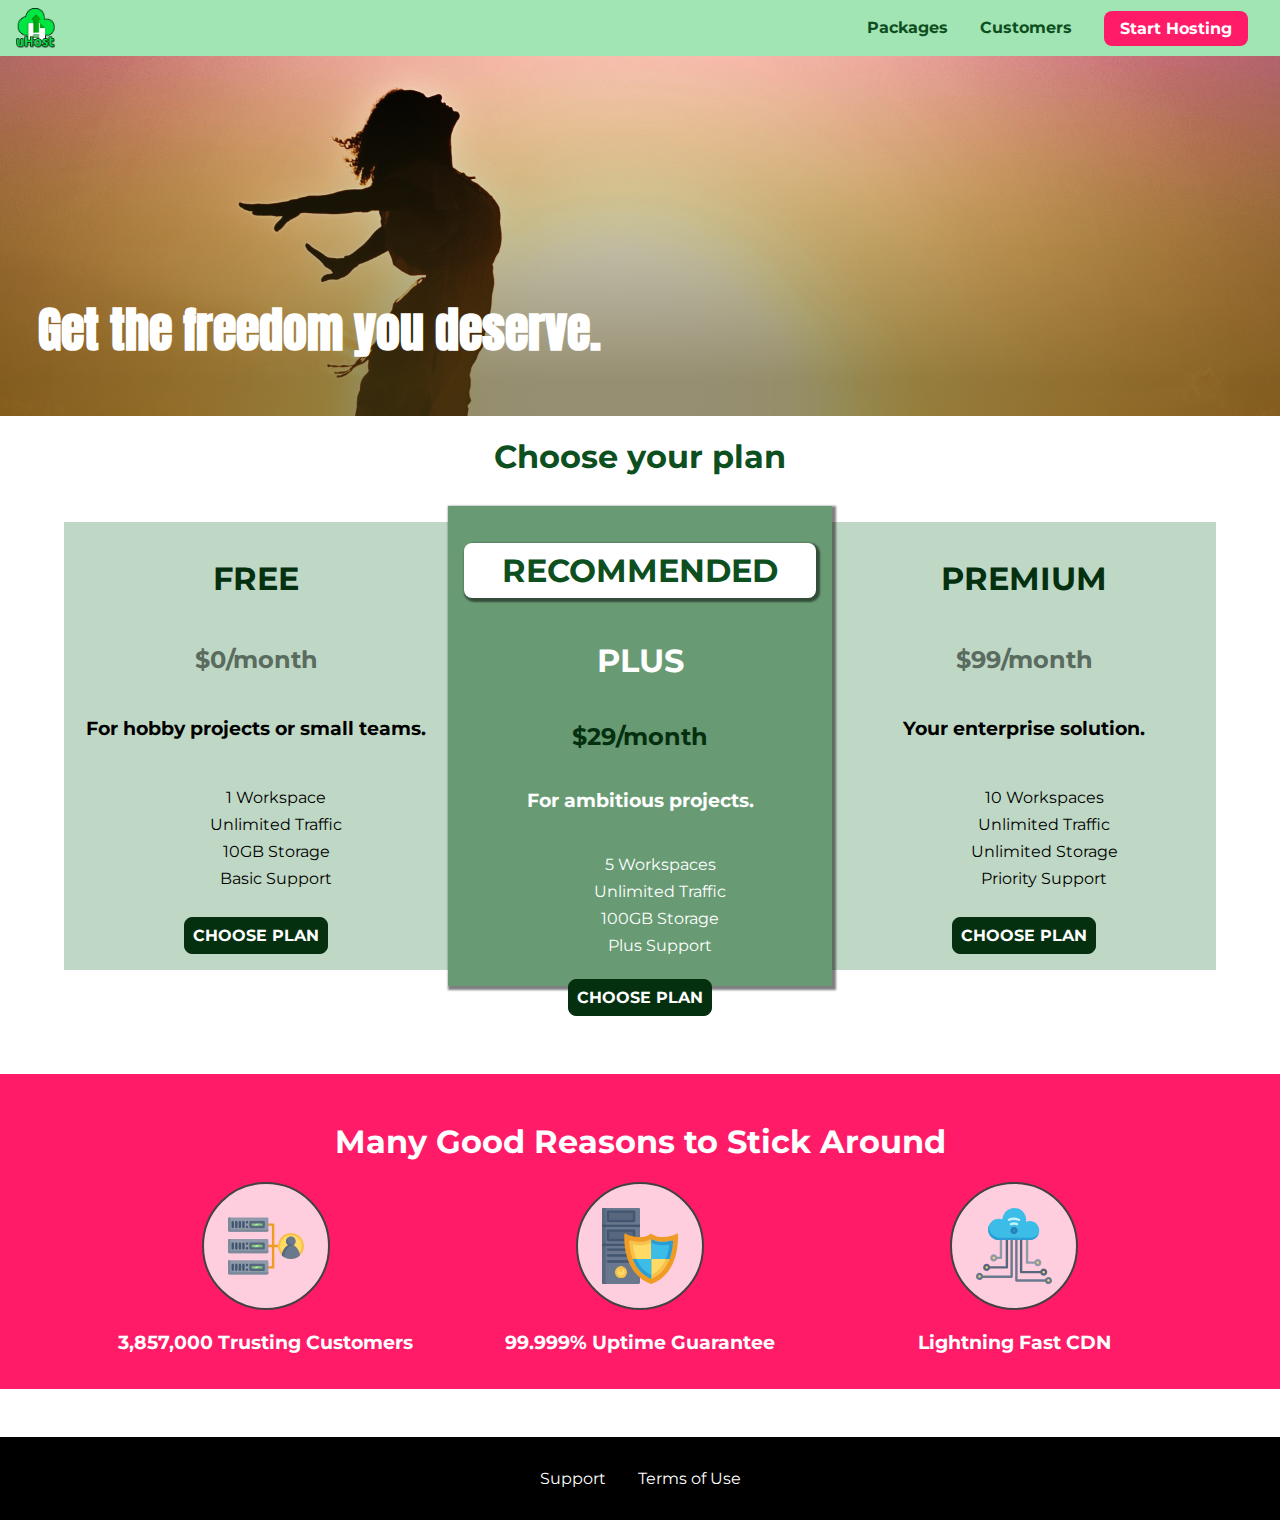
<file: index.html>
<!DOCTYPE html>
<html lang="en">
  <head>
    <meta charset="UTF-8" />
    <meta http-equiv="X-UA-Compatible" content="ie=edge" />
    <meta name="viewport" content="width=device-width, initial-scale=1.0" />
    <title>uHost</title>
    <link rel="shortcut icon" href="favicon.png" />
    <link rel="stylesheet" href="shared.css" />
    <link rel="stylesheet" href="main.css" />
  </head>

  <body>
    <div class="backdrop"></div>
    <div class="modal">
      <h1 class="modal__title">Do you want to continue?</h1>
      <div class="modal__actions">
        <a href="start-hosting/index.html" class="modal__action">Yes!</a>
        <button class="modal__action modal__action--negative" type="button">
          No!
        </button>
      </div>
    </div>
    <header class="main-header">
      <div>
        <button class="toggle-button">
          <span class="toggle-button__bar"></span>
          <span class="toggle-button__bar"></span>
          <span class="toggle-button__bar"></span>
        </button>
        <a href="index.html" class="main-header__brand">
          <img
            src="images/uhost-icon.png"
            alt="uHost - Your favourite hosting company"
          />
        </a>
      </div>
      <nav class="main-nav">
        <ul class="main-nav__items">
          <li class="main-nav__item">
            <a href="packages/index.html">Packages</a>
          </li>
          <li class="main-nav__item">
            <a href="customers/index.html">Customers</a>
          </li>
          <li class="main-nav__item main-nav__item--cta">
            <a href="start-hosting/index.html">Start Hosting</a>
          </li>
        </ul>
      </nav>
    </header>
    <nav class="mobile-nav">
      <ul class="mobile-nav__items">
        <li class="mobile-nav__item">
          <a href="packages/index.html">Packages</a>
        </li>
        <li class="mobile-nav__item">
          <a href="customers/index.html">Customers</a>
        </li>
        <li class="mobile-nav__item mobile-nav__item--cta">
          <a href="start-hosting/index.html">Start Hosting</a>
        </li>
      </ul>
    </nav>
    <main>
      <section id="product-overview">
        <h1>Get the freedom you deserve.</h1>
      </section>
      <section>
        <h1 class="section-title">Choose your plan</h1>
        <div class="plan__list">
          <article class="plan">
            <h1 class="plan__title">FREE</h1>
            <h2 class="plan__price">$0/month</h2>
            <h3>For hobby projects or small teams.</h3>
            <ul class="plan__features">
              <li class="plan__feature">1 Workspace</li>
              <li class="plan__feature">Unlimited Traffic</li>
              <li class="plan__feature">10GB Storage</li>
              <li class="plan__feature">Basic Support</li>
            </ul>
            <div>
              <button class="button">CHOOSE PLAN</button>
            </div>
          </article>
          <article class="plan plan--highlighted">
            <h1 class="plan__annotation">RECOMMENDED</h1>
            <h1 class="plan__title">PLUS</h1>
            <h2 class="plan__price">$29/month</h2>
            <h3>For ambitious projects.</h3>
            <ul class="plan__features">
              <li class="plan__feature">5 Workspaces</li>
              <li class="plan__feature">Unlimited Traffic</li>
              <li class="plan__feature">100GB Storage</li>
              <li class="plan__feature">Plus Support</li>
            </ul>
            <div>
              <button class="button">CHOOSE PLAN</button>
            </div>
          </article>
          <article class="plan">
            <h1 class="plan__title">PREMIUM</h1>
            <h2 class="plan__price">$99/month</h2>
            <h3>Your enterprise solution.</h3>
            <ul class="plan__features">
              <li class="plan__feature">10 Workspaces</li>
              <li class="plan__feature">Unlimited Traffic</li>
              <li class="plan__feature">Unlimited Storage</li>
              <li class="plan__feature">Priority Support</li>
            </ul>
            <div>
              <button class="button">CHOOSE PLAN</button>
            </div>
          </article>
        </div>
      </section>
      <section id="key-features">
        <h1 class="section-title">Many Good Reasons to Stick Around</h1>
        <ul class="key-feature__list">
          <li class="key-feature">
            <div class="key-feature__image">
              <svg viewBox="0 0 512 512">
                <path
                  style="fill: #f09b24"
                  d="M344,248h-32V112c0-4.418-3.582-8-8-8h-40c-4.418,0-8,3.582-8,8s3.582,8,8,8h32v128h-32  c-4.418,0-8,3.582-8,8s3.582,8,8,8h32v128h-32c-4.418,0-8,3.582-8,8s3.582,8,8,8h40c4.418,0,8-3.582,8-8V264h32c4.418,0,8-3.582,8-8  S348.418,248,344,248z"
                />
                <path
                  style="fill: #8e9aa9"
                  d="M264,64H8c-4.418,0-8,3.582-8,8v80c0,4.418,3.582,8,8,8h256c4.418,0,8-3.582,8-8V72  C272,67.582,268.418,64,264,64z"
                />
                <path
                  style="fill: #7c899b"
                  d="M24,144c-4.418,0-8-3.582-8-8V64H8c-4.418,0-8,3.582-8,8v80c0,4.418,3.582,8,8,8h256  c4.418,0,8-3.582,8-8v-8H24z"
                />
                <rect
                  x="152"
                  y="96"
                  style="fill: #b8e3a8"
                  width="88"
                  height="32"
                />
                <g>
                  <polygon
                    style="fill: #7ec97d"
                    points="152,96 152,128 166,128 198,96  "
                  />
                  <polygon
                    style="fill: #7ec97d"
                    points="220,96 188,128 240,128 240,96  "
                  />
                </g>
                <path
                  style="fill: #56677e"
                  d="M240,136h-88c-4.418,0-8-3.582-8-8V96c0-4.418,3.582-8,8-8h88c4.418,0,8,3.582,8,8v32  C248,132.418,244.418,136,240,136z M160,120h72v-16h-72V120z"
                />
                <g>
                  <path
                    style="fill: #435670"
                    d="M32,136c-4.418,0-8-3.582-8-8V96c0-4.418,3.582-8,8-8s8,3.582,8,8v32C40,132.418,36.418,136,32,136z   "
                  />
                  <path
                    style="fill: #435670"
                    d="M56,136c-4.418,0-8-3.582-8-8V96c0-4.418,3.582-8,8-8s8,3.582,8,8v32C64,132.418,60.418,136,56,136z   "
                  />
                  <path
                    style="fill: #435670"
                    d="M80,136c-4.418,0-8-3.582-8-8V96c0-4.418,3.582-8,8-8s8,3.582,8,8v32C88,132.418,84.418,136,80,136z   "
                  />
                  <path
                    style="fill: #435670"
                    d="M104,136c-4.418,0-8-3.582-8-8V96c0-4.418,3.582-8,8-8s8,3.582,8,8v32   C112,132.418,108.418,136,104,136z"
                  />
                  <path
                    style="fill: #435670"
                    d="M128,105c-4.418,0-8-3.582-8-8v-1c0-4.418,3.582-8,8-8s8,3.582,8,8v1   C136,101.418,132.418,105,128,105z"
                  />
                  <path
                    style="fill: #435670"
                    d="M128,136c-4.418,0-8-3.582-8-8v-1c0-4.418,3.582-8,8-8s8,3.582,8,8v1   C136,132.418,132.418,136,128,136z"
                  />
                </g>
                <path
                  style="fill: #8e9aa9"
                  d="M264,208H8c-4.418,0-8,3.582-8,8v80c0,4.418,3.582,8,8,8h256c4.418,0,8-3.582,8-8v-80  C272,211.582,268.418,208,264,208z"
                />
                <path
                  style="fill: #7c899b"
                  d="M24,288c-4.418,0-8-3.582-8-8v-72H8c-4.418,0-8,3.582-8,8v80c0,4.418,3.582,8,8,8h256  c4.418,0,8-3.582,8-8v-8H24z"
                />
                <rect
                  x="152"
                  y="240"
                  style="fill: #b8e3a8"
                  width="88"
                  height="32"
                />
                <g>
                  <polygon
                    style="fill: #7ec97d"
                    points="152,240 152,272 166,272 198,240  "
                  />
                  <polygon
                    style="fill: #7ec97d"
                    points="220,240 188,272 240,272 240,240  "
                  />
                </g>
                <path
                  style="fill: #56677e"
                  d="M240,280h-88c-4.418,0-8-3.582-8-8v-32c0-4.418,3.582-8,8-8h88c4.418,0,8,3.582,8,8v32  C248,276.418,244.418,280,240,280z M160,264h72v-16h-72V264z"
                />
                <g>
                  <path
                    style="fill: #435670"
                    d="M32,280c-4.418,0-8-3.582-8-8v-32c0-4.418,3.582-8,8-8s8,3.582,8,8v32C40,276.418,36.418,280,32,280   z"
                  />
                  <path
                    style="fill: #435670"
                    d="M56,280c-4.418,0-8-3.582-8-8v-32c0-4.418,3.582-8,8-8s8,3.582,8,8v32C64,276.418,60.418,280,56,280   z"
                  />
                  <path
                    style="fill: #435670"
                    d="M80,280c-4.418,0-8-3.582-8-8v-32c0-4.418,3.582-8,8-8s8,3.582,8,8v32C88,276.418,84.418,280,80,280   z"
                  />
                  <path
                    style="fill: #435670"
                    d="M104,280c-4.418,0-8-3.582-8-8v-32c0-4.418,3.582-8,8-8s8,3.582,8,8v32   C112,276.418,108.418,280,104,280z"
                  />
                  <path
                    style="fill: #435670"
                    d="M128,249c-4.418,0-8-3.582-8-8v-1c0-4.418,3.582-8,8-8s8,3.582,8,8v1   C136,245.418,132.418,249,128,249z"
                  />
                  <path
                    style="fill: #435670"
                    d="M128,280c-4.418,0-8-3.582-8-8v-1c0-4.418,3.582-8,8-8s8,3.582,8,8v1   C136,276.418,132.418,280,128,280z"
                  />
                </g>
                <path
                  style="fill: #8e9aa9"
                  d="M264,352H8c-4.418,0-8,3.582-8,8v80c0,4.418,3.582,8,8,8h256c4.418,0,8-3.582,8-8v-80  C272,355.582,268.418,352,264,352z"
                />
                <path
                  style="fill: #7c899b"
                  d="M24,432c-4.418,0-8-3.582-8-8v-72H8c-4.418,0-8,3.582-8,8v80c0,4.418,3.582,8,8,8h256  c4.418,0,8-3.582,8-8v-8H24z"
                />
                <rect
                  x="152"
                  y="384"
                  style="fill: #b8e3a8"
                  width="88"
                  height="32"
                />
                <g>
                  <polygon
                    style="fill: #7ec97d"
                    points="152,384 152,416 166,416 198,384  "
                  />
                  <polygon
                    style="fill: #7ec97d"
                    points="220,384 188,416 240,416 240,384  "
                  />
                </g>
                <path
                  style="fill: #56677e"
                  d="M240,424h-88c-4.418,0-8-3.582-8-8v-32c0-4.418,3.582-8,8-8h88c4.418,0,8,3.582,8,8v32  C248,420.418,244.418,424,240,424z M160,408h72v-16h-72V408z"
                />
                <g>
                  <path
                    style="fill: #435670"
                    d="M32,424c-4.418,0-8-3.582-8-8v-32c0-4.418,3.582-8,8-8s8,3.582,8,8v32C40,420.418,36.418,424,32,424   z"
                  />
                  <path
                    style="fill: #435670"
                    d="M56,424c-4.418,0-8-3.582-8-8v-32c0-4.418,3.582-8,8-8s8,3.582,8,8v32C64,420.418,60.418,424,56,424   z"
                  />
                  <path
                    style="fill: #435670"
                    d="M80,424c-4.418,0-8-3.582-8-8v-32c0-4.418,3.582-8,8-8s8,3.582,8,8v32C88,420.418,84.418,424,80,424   z"
                  />
                  <path
                    style="fill: #435670"
                    d="M104,424c-4.418,0-8-3.582-8-8v-32c0-4.418,3.582-8,8-8s8,3.582,8,8v32   C112,420.418,108.418,424,104,424z"
                  />
                  <path
                    style="fill: #435670"
                    d="M128,393c-4.418,0-8-3.582-8-8v-1c0-4.418,3.582-8,8-8s8,3.582,8,8v1   C136,389.418,132.418,393,128,393z"
                  />
                  <path
                    style="fill: #435670"
                    d="M128,424c-4.418,0-8-3.582-8-8v-1c0-4.418,3.582-8,8-8s8,3.582,8,8v1   C136,420.418,132.418,424,128,424z"
                  />
                </g>
                <path
                  style="fill: #f7c14d"
                  d="M424,168c-48.523,0-88,39.477-88,88s39.477,88,88,88s88-39.477,88-88S472.523,168,424,168z"
                />
                <path
                  style="fill: #ffdb66"
                  d="M424,184c-39.701,0-72,32.299-72,72s32.299,72,72,72s72-32.299,72-72S463.701,184,424,184z"
                />
                <path
                  style="fill: #69788d"
                  d="M484.893,314.16C476.393,274.588,451.922,248,424,248s-52.393,26.588-60.893,66.16  c-0.605,2.82,0.354,5.749,2.511,7.664C381.731,336.124,402.465,344,424,344s42.269-7.876,58.381-22.176  C484.539,319.909,485.498,316.98,484.893,314.16z"
                />
                <path
                  style="fill: #56677e"
                  d="M434.053,249.171C430.768,248.403,427.411,248,424,248c-27.922,0-52.393,26.588-60.893,66.16  c-0.605,2.82,0.354,5.749,2.511,7.664c3.383,3.002,6.979,5.703,10.734,8.125C384.904,286.243,407.373,255.378,434.053,249.171z"
                />
                <path
                  style="fill: #69788d"
                  d="M424,192c-17.645,0-32,14.355-32,32s14.355,32,32,32s32-14.355,32-32S441.645,192,424,192z"
                />
                <path
                  style="fill: #56677e"
                  d="M432,248c-17.645,0-32-14.355-32-32c0-6.783,2.128-13.076,5.742-18.258  C397.444,203.53,392,213.138,392,224c0,17.645,14.355,32,32,32c10.862,0,20.471-5.444,26.258-13.742  C445.076,245.872,438.783,248,432,248z"
                />
              </svg>
            </div>
            <p class="key-feature__description">3,857,000 Trusting Customers</p>
          </li>
          <li class="key-feature">
            <div class="key-feature__image">
              <svg viewBox="0 0 512 512">
                <path
                  style="fill: #69788d"
                  d="M248,0H8C3.582,0,0,3.582,0,8v496c0,4.418,3.582,8,8,8h240c4.418,0,8-3.582,8-8V8  C256,3.582,252.418,0,248,0z"
                />
                <path
                  style="fill: #56677e"
                  d="M24,504V8c0-4.418,3.582-8,8-8H8C3.582,0,0,3.582,0,8v496c0,4.418,3.582,8,8,8h24  C27.582,512,24,508.418,24,504z"
                />
                <g>
                  <rect
                    x="0"
                    y="112"
                    style="fill: #435670"
                    width="256"
                    height="16"
                  />
                  <rect
                    x="0"
                    y="240"
                    style="fill: #435670"
                    width="256"
                    height="16"
                  />
                </g>
                <path
                  style="fill: #f7c14d"
                  d="M128,392c-22.056,0-40,17.944-40,40s17.944,40,40,40s40-17.944,40-40S150.056,392,128,392z"
                />
                <path
                  style="fill: #ffdb66"
                  d="M128,408c-13.233,0-24,10.767-24,24s10.767,24,24,24s24-10.767,24-24S141.233,408,128,408z"
                />
                <path
                  style="fill: #f7c14d"
                  d="M128,392c-2.739,0-5.414,0.278-8,0.805V424c0,4.418,3.582,8,8,8c4.418,0,8-3.582,8-8v-31.195  C133.414,392.278,130.739,392,128,392z"
                />
                <g>
                  <path
                    style="fill: #435670"
                    d="M216,288H40c-4.418,0-8-3.582-8-8s3.582-8,8-8h176c4.418,0,8,3.582,8,8S220.418,288,216,288z"
                  />
                  <path
                    style="fill: #435670"
                    d="M216,328H40c-4.418,0-8-3.582-8-8s3.582-8,8-8h176c4.418,0,8,3.582,8,8S220.418,328,216,328z"
                  />
                  <path
                    style="fill: #435670"
                    d="M216,368H40c-4.418,0-8-3.582-8-8s3.582-8,8-8h176c4.418,0,8,3.582,8,8S220.418,368,216,368z"
                  />
                  <path
                    style="fill: #435670"
                    d="M216,16H40c-4.418,0-8,3.582-8,8v64c0,4.418,3.582,8,8,8h176c4.418,0,8-3.582,8-8V24   C224,19.582,220.418,16,216,16z"
                  />
                </g>
                <rect
                  x="48"
                  y="32"
                  style="fill: #56677e"
                  width="160"
                  height="48"
                />
                <path
                  style="fill: #435670"
                  d="M216,144H40c-4.418,0-8,3.582-8,8v64c0,4.418,3.582,8,8,8h176c4.418,0,8-3.582,8-8v-64  C224,147.582,220.418,144,216,144z"
                />
                <rect
                  x="48"
                  y="160"
                  style="fill: #56677e"
                  width="160"
                  height="48"
                />
                <path
                  style="fill: #f09b24"
                  d="M511.747,180.237c-0.194-6.537-8.107-10.107-13.135-5.894c-5.6,4.693-42.904,21.282-98.514,21.282  c-33.45,0-64.625-20.999-64.929-21.206c-2.9-1.991-6.764-1.85-9.512,0.346c-2.677,2.135-27.201,20.86-63.793,20.86  c-55.607,0-92.914-16.589-98.515-21.282c-5.028-4.211-12.941-0.645-13.135,5.894c-1.634,54.834,4.655,105.941,18.693,151.903  c12.096,39.604,29.759,74.047,52.497,102.373c27.538,34.304,62.743,59.882,104.66,76.045c3.069,1.918,6.757,1.921,9.83,0  c41.917-16.163,77.122-41.741,104.66-76.045c22.738-28.326,40.401-62.77,52.497-102.373  C507.092,286.179,513.381,235.071,511.747,180.237z"
                />
                <path
                  style="fill: #f7c14d"
                  d="M476.21,221.226c-1.953-1.631-4.568-2.235-7.036-1.628c-21.686,5.327-44.926,8.028-69.075,8.028  c-25.926,0-49.633-8.975-64.955-16.504c-2.307-1.134-5.016-1.091-7.284,0.116c-14.059,7.477-36.919,16.388-65.994,16.388  c-24.153,0-47.394-2.701-69.075-8.028c-5.155-1.268-10.221,2.966-9.894,8.261c2.077,33.693,7.668,65.635,16.616,94.935  c22.774,74.565,66.139,126.334,128.888,153.868c2.032,0.891,4.397,0.891,6.43,0c61.777-27.107,104.716-78.876,127.62-153.868  c8.948-29.3,14.539-61.241,16.616-94.935C479.224,225.319,478.163,222.856,476.21,221.226z"
                />
                <path
                  style="fill: #ffdb66"
                  d="M331.609,451.727c-52.604-25.289-89.304-70.987-109.144-135.944  c-6.532-21.39-11.162-44.336-13.82-68.447c17.133,2.852,34.952,4.291,53.22,4.291c29.394,0,53.376-7.793,69.978-15.561  c17.44,7.736,41.656,15.561,68.256,15.561c18.267,0,36.085-1.439,53.219-4.291c-2.659,24.112-7.288,47.06-13.82,68.448  C419.545,381.108,383.27,426.805,331.609,451.727z"
                />
                <g>
                  <path
                    style="fill: #2c9dd4"
                    d="M479.066,227.858c0.157-2.539-0.903-5.002-2.856-6.633s-4.568-2.235-7.036-1.628   c-21.686,5.327-44.926,8.028-69.075,8.028c-25.926,0-49.633-8.975-64.955-16.504c-1.057-0.52-2.2-0.78-3.345-0.806l-0.072,133.351   h123.601c2.556-6.746,4.933-13.702,7.123-20.874C471.398,293.493,476.989,261.552,479.066,227.858z"
                  />
                  <path
                    style="fill: #2c9dd4"
                    d="M206.658,343.667c24.153,63.42,65.028,108.108,121.743,132.995c1.031,0.452,2.147,0.673,3.263,0.666   l0.063-133.661H206.658z"
                  />
                </g>
                <g>
                  <path
                    style="fill: #3cbde8"
                    d="M439.497,315.783c6.532-21.389,11.161-44.336,13.82-68.448c-17.134,2.852-34.952,4.291-53.219,4.291   c-26.6,0-50.815-7.824-68.256-15.561l-0.116,107.601h97.758C433.179,334.807,436.524,325.518,439.497,315.783z"
                  />
                  <path
                    style="fill: #3cbde8"
                    d="M232.523,343.667c21.144,50.298,54.363,86.56,99.087,108.06l0.117-108.06H232.523z"
                  />
                </g>
              </svg>
            </div>
            <p class="key-feature__description">99.999% Uptime Guarantee</p>
          </li>
          <li class="key-feature">
            <div class="key-feature__image">
              <svg viewBox="0 0 512 512">
                <path
                  style="fill: #8e9aa9"
                  d="M168,200c-4.418,0-8,3.582-8,8v120h-17.376c-3.302-9.311-12.194-16-22.624-16  c-13.234,0-24,10.767-24,24s10.766,24,24,24c10.429,0,19.321-6.689,22.624-16H168c4.418,0,8-3.582,8-8V208  C176,203.582,172.418,200,168,200z"
                />
                <path
                  style="fill: #ffdb66"
                  d="M120,328c-4.411,0-8,3.589-8,8s3.589,8,8,8s8-3.589,8-8S124.411,328,120,328z"
                />
                <path
                  style="fill: #56677e"
                  d="M208,200c-4.418,0-8,3.582-8,8v184H94.624C91.322,382.689,82.43,376,72,376  c-13.234,0-24,10.767-24,24s10.766,24,24,24c10.429,0,19.321-6.689,22.624-16H208c4.418,0,8-3.582,8-8V208  C216,203.582,212.418,200,208,200z"
                />
                <path
                  style="fill: #ffdb66"
                  d="M72,392c-4.411,0-8,3.589-8,8s3.589,8,8,8s8-3.589,8-8S76.411,392,72,392z"
                />
                <path
                  style="fill: #69788d"
                  d="M240,208c-4.418,0-8,3.582-8,8v239H47.24c-2.671-10.34-12.078-18-23.24-18c-13.234,0-24,10.767-24,24  s10.766,24,24,24c9.666,0,18.009-5.747,21.809-14H240c4.418,0,8-3.582,8-8V216C248,211.582,244.418,208,240,208z"
                />
                <path
                  style="fill: #ffdb66"
                  d="M24,453c-4.411,0-8,3.589-8,8s3.589,8,8,8s8-3.589,8-8S28.411,453,24,453z"
                />
                <path
                  style="fill: #69788d"
                  d="M488,464c-10.429,0-19.321,6.689-22.624,16H280V208c0-4.418-3.582-8-8-8s-8,3.582-8,8v280  c0,4.418,3.582,8,8,8h193.376c3.302,9.311,12.194,16,22.624,16c13.234,0,24-10.767,24-24S501.234,464,488,464z"
                />
                <path
                  style="fill: #ffdb66"
                  d="M488,480c-4.411,0-8,3.589-8,8s3.589,8,8,8s8-3.589,8-8S492.411,480,488,480z"
                />
                <path
                  style="fill: #56677e"
                  d="M456,408c-10.429,0-19.321,6.689-22.624,16H312V208c0-4.418-3.582-8-8-8s-8,3.582-8,8v224  c0,4.418,3.582,8,8,8h129.376c3.302,9.311,12.194,16,22.624,16c13.234,0,24-10.767,24-24S469.234,408,456,408z"
                />
                <path
                  style="fill: #ffdb66"
                  d="M456,424c-4.411,0-8,3.589-8,8s3.589,8,8,8s8-3.589,8-8S460.411,424,456,424z"
                />
                <path
                  style="fill: #8e9aa9"
                  d="M416,344c-10.429,0-19.321,6.689-22.624,16H352V208c0-4.418-3.582-8-8-8s-8,3.582-8,8v160  c0,4.418,3.582,8,8,8h49.376c3.302,9.311,12.194,16,22.624,16c13.234,0,24-10.767,24-24S429.234,344,416,344z"
                />
                <path
                  style="fill: #ffdb66"
                  d="M416,360c-4.411,0-8,3.589-8,8s3.589,8,8,8s8-3.589,8-8S420.411,360,416,360z"
                />
                <path
                  style="fill: #3cbde8"
                  d="M362,88c-8.741,0-17.231,1.751-25.06,5.085C337.646,88.797,338,84.43,338,80  c0-44.112-35.888-80-80-80c-42.823,0-77.895,33.816-79.909,76.149C170.393,73.415,162.244,72,154,72c-39.701,0-72,32.299-72,72  s32.299,72,72,72h208c35.29,0,64-28.71,64-64S397.29,88,362,88z"
                />
                <path
                  style="fill: #2c9dd4"
                  d="M368,200H160c-39.701,0-72-32.299-72-72c0-5.863,0.721-11.559,2.05-17.019  C84.918,120.88,82,132.102,82,144c0,39.701,32.299,72,72,72h208c30.389,0,55.88-21.296,62.379-49.743  C413.565,186.327,392.352,200,368,200z"
                />
                <path
                  style="fill: #2a7db5"
                  d="M256,128c-13.234,0-24,10.767-24,24s10.766,24,24,24c13.233,0,24-10.767,24-24S269.233,128,256,128z"
                />
                <path
                  style="fill: #2c9dd4"
                  d="M256,144c-4.411,0-8,3.589-8,8s3.589,8,8,8c4.411,0,8-3.589,8-8S260.411,144,256,144z"
                />
                <g>
                  <path
                    style="fill: #c5f1fa"
                    d="M221.755,87.695c-2.994,0-5.864-1.688-7.233-4.572c-1.894-3.991-0.194-8.763,3.798-10.657   C230.157,66.849,242.834,64,256,64c13.166,0,25.844,2.849,37.68,8.466c3.992,1.895,5.692,6.666,3.798,10.657   s-6.666,5.692-10.657,3.798C277.144,82.328,266.774,80,256,80c-10.774,0-21.144,2.328-30.821,6.921   C224.072,87.446,222.904,87.695,221.755,87.695z"
                  />
                  <path
                    style="fill: #c5f1fa"
                    d="M276.545,116.618c-1.148,0-2.316-0.249-3.424-0.774C267.745,113.293,261.985,112,256,112   c-5.985,0-11.745,1.293-17.121,3.844c-3.991,1.895-8.763,0.192-10.657-3.798c-1.894-3.992-0.193-8.764,3.798-10.657   C239.557,97.813,247.625,96,256,96c8.376,0,16.444,1.813,23.98,5.389c3.991,1.894,5.692,6.665,3.798,10.657   C282.41,114.93,279.539,116.618,276.545,116.618z"
                  />
                </g>
              </svg>
            </div>
            <p class="key-feature__description">Lightning Fast CDN</p>
          </li>
        </ul>
      </section>
    </main>
    <footer class="main-footer">
      <nav>
        <ul class="main-footer__links">
          <li class="main-footer__link">
            <a href="#">Support</a>
          </li>
          <li class="main-footer__link">
            <a href="#">Terms of Use</a>
          </li>
        </ul>
      </nav>
    </footer>
    <script src="shared.js"></script>
  </body>
</html>
</file>
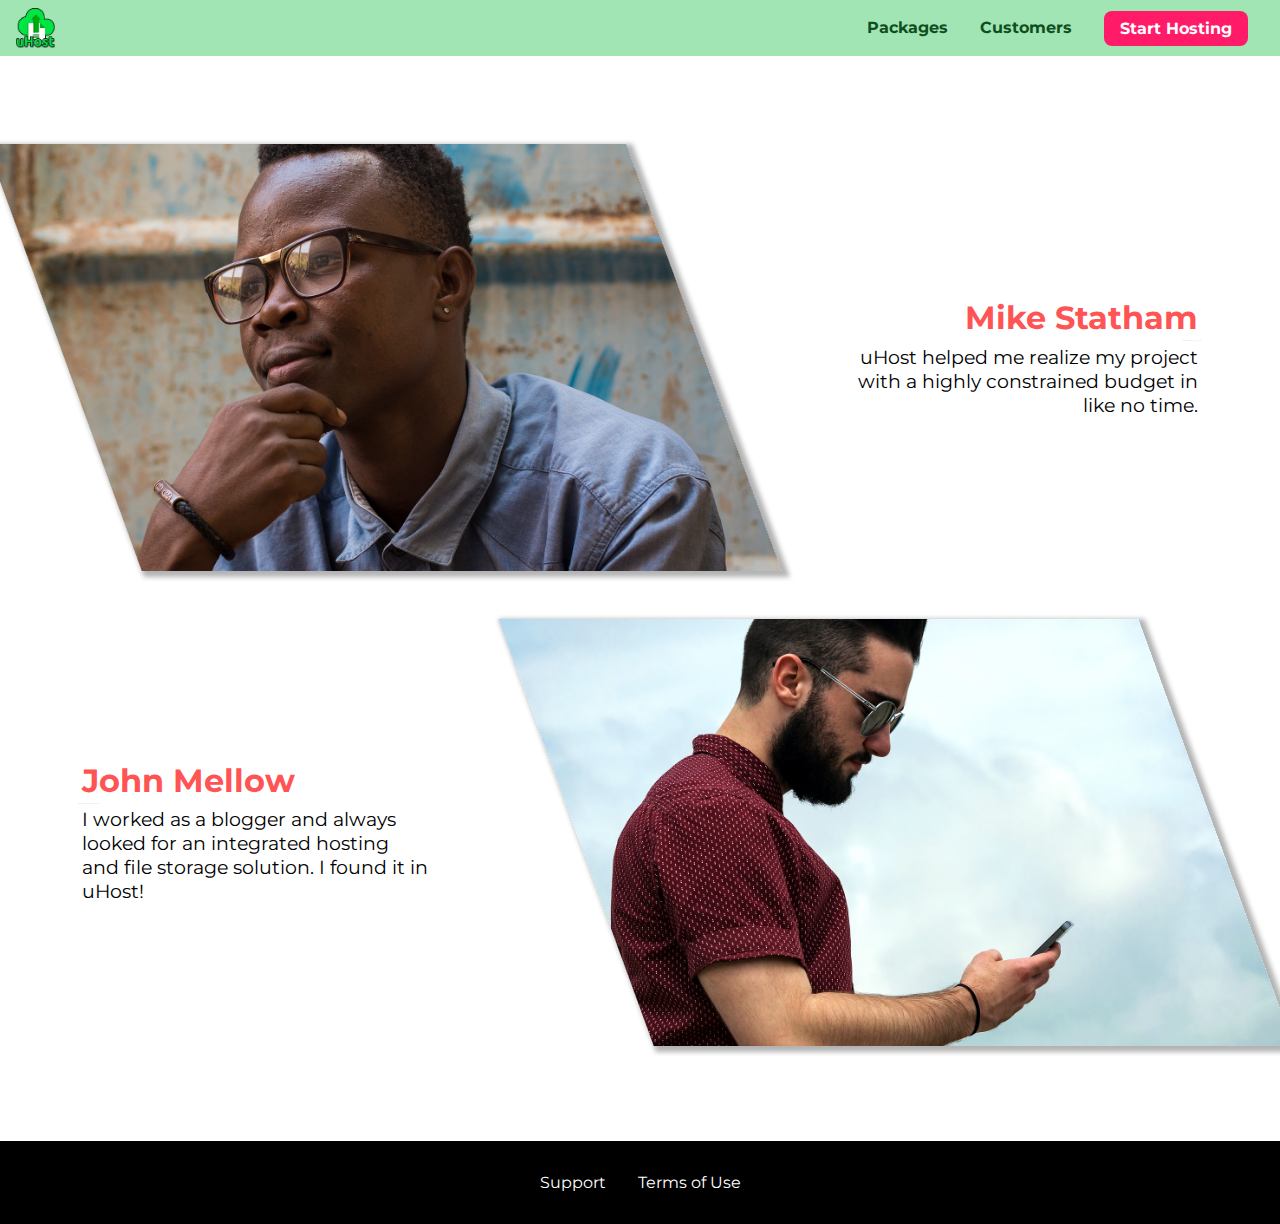
<file: customers/index.html>
<!DOCTYPE html>
<html lang="en">

<head>
    <meta charset="UTF-8">
    <meta name="viewport" content="width=device-width, initial-scale=1.0">
    <meta http-equiv="X-UA-Compatible" content="ie=edge">
    <title>uHost Customers</title>
    <link rel="shortcut icon" href="../favicon.png">
    <link rel="stylesheet" href="../shared.css">
    <link rel="stylesheet" href="customers.css">
</head>

<body>
    <div class="backdrop"></div>
    <header class="main-header">
        <div>
            <button class="toggle-button">
                <span class="toggle-button__bar"></span>
                <span class="toggle-button__bar"></span>
                <span class="toggle-button__bar"></span>
              </button>
          <a href="../index.html" class="main-header__brand"> 
            <img src="../images/uhost-icon.png" alt="uHost - Your favourite hosting company"> </a>
        </div>
        <nav class="main-nav">
          <ul class="main-nav__items">
            <li class="main-nav__item">
              <a href="../packages/index.html">Packages</a>
            </li>
            <li class="main-nav__item">
              <a href="index.html">Customers</a>
            </li>
            <li class="main-nav__item main-nav__item--cta">
              <a href="../start-hosting/index.html">Start Hosting</a>
            </li>
          </ul>
        </nav>
      </header>
      <nav class="mobile-nav">
        <ul class="mobile-nav__items">
          <li class="mobile-nav__item">
            <a href="index.html">Packages</a>
          </li>
          <li class="mobile-nav__item">
            <a href="../customers/index.html">Customers</a>
          </li>
          <li class="mobile-nav__item mobile-nav__item--cta">
            <a href="../start-hosting/index.html">Start Hosting</a>
          </li>
        </ul>
      </nav>
    <main>
        <div>
            <div class="testimonial" id="customer-1">
                <div class="testimonial__image-container">
                    <img src="../images/customer-1.jpg" alt="Mike Statham - Customer" class="testimonial__image">
                </div>
                <div class="testimonial__info">
                    <h1 class="testimonial__name">Mike Statham</h1>
                    <h2 class="testimonial__subtitle">Founder of
                        <a href="tech-analysis.com">tech-analysis.com</a>
                    </h2>
                    <p class="testimonial__text">uHost helped me realize my project with a highly constrained budget in like no time.</p>
                </div>
            </div>
            <div class="testimonial" id="customer-2">

                <div class="testimonial__info">
                    <h1 class="testimonial__name">John Mellow</h1>
                    <h2 class="testimonial__subtitle">Hosts his private videos on uHost.
                    </h2>
                    <p class="testimonial__text">I worked as a blogger and always looked for an integrated hosting and file storage solution. I found
                        it in uHost!
                    </p>
                </div>
                <div class="testimonial__image-container">
                    <img src="../images/customer-2.jpg" alt="John Mellow - Customer" class="testimonial__image">
                </div>
            </div>
        </div>
    </main>
    <footer class="main-footer">
        <nav>
            <ul class="main-footer__links">
                <li class="main-footer__link">
                    <a href="#">Support</a>
                </li>
                <li class="main-footer__link">
                    <a href="#">Terms of Use</a>
                </li>
            </ul>
        </nav>
    </footer>
    <script src="../shared.js"></script>
</body>

</html>
</file>
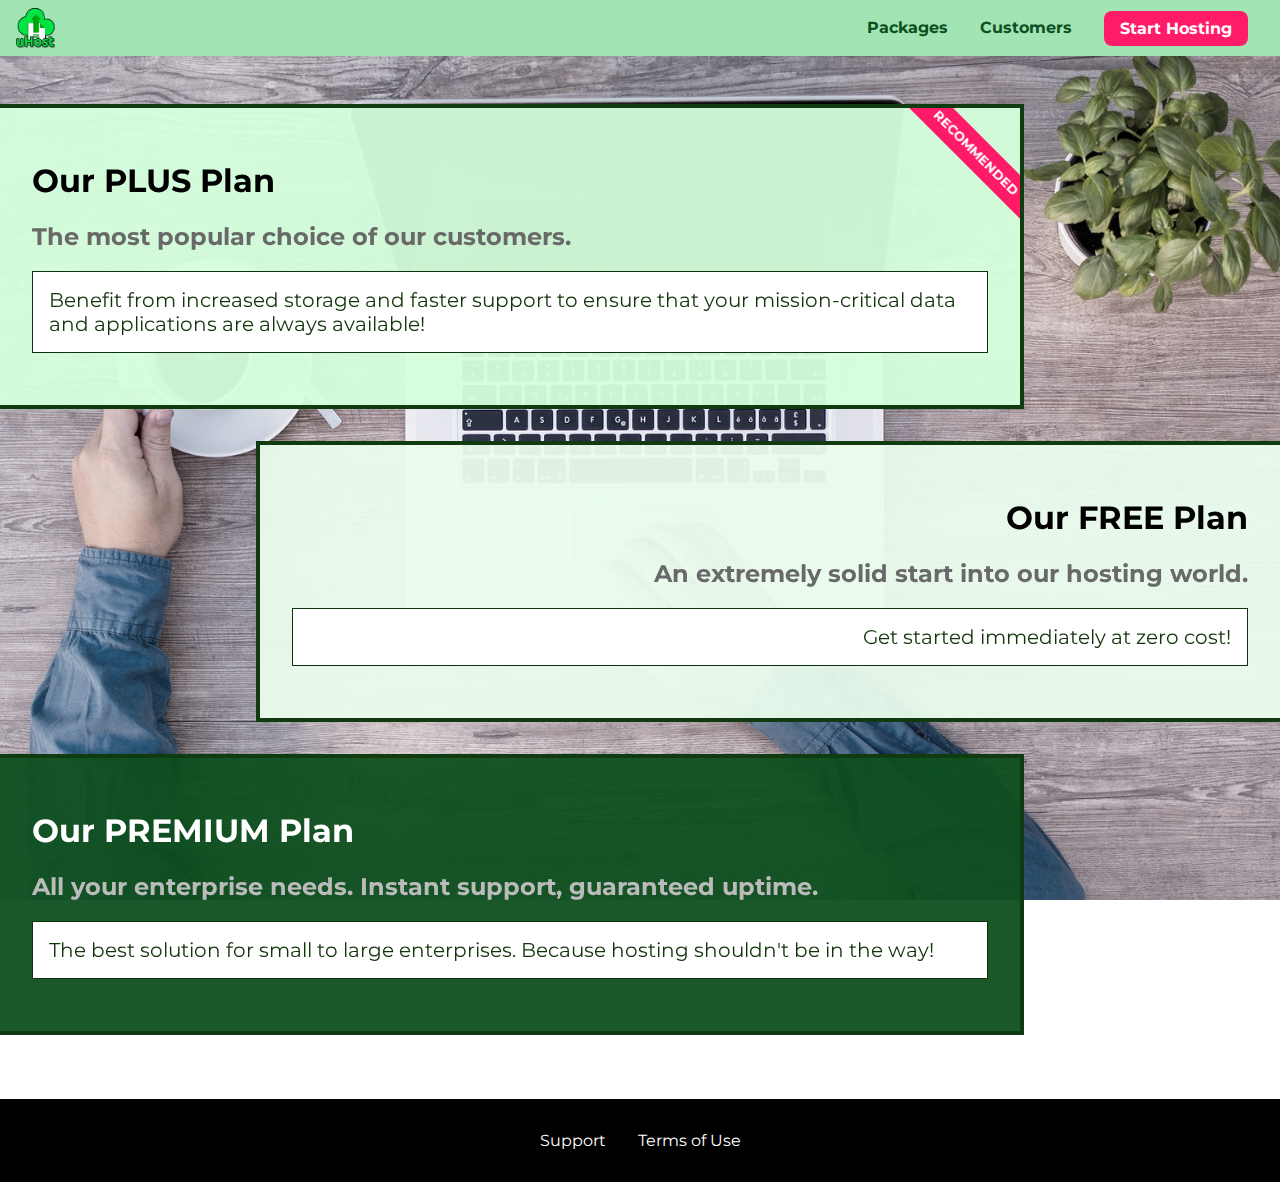
<file: packages/index.html>
<!DOCTYPE html>
<html lang="en">
  <head>
    <meta charset="UTF-8" />
    <meta http-equiv="X-UA-Compatible" content="ie=edge" />
    <meta name="viewport" content="width=device-width, initial-scale=1.0" />
    <title>uHost</title>
    <link rel="shortcut icon" href="favicon.png" />
    <link rel="stylesheet" href="../shared.css" />
    <link rel="stylesheet" href="packages.css" />
  </head>

  <body>
    <div class="backdrop"></div>
    <div class="background"></div>
    <header class="main-header">
      <div>
        <button class="toggle-button">
          <span class="toggle-button__bar"></span>
          <span class="toggle-button__bar"></span>
          <span class="toggle-button__bar"></span>
        </button>
        <a href="../index.html" class="main-header__brand"> <img src="../images/uhost-icon.png" alt="uHost - Your favourite hosting company"> </a>
      </div>
      <nav class="main-nav">
        <ul class="main-nav__items">
          <li class="main-nav__item">
            <a href="../packages/index.html">Packages</a>
          </li>
          <li class="main-nav__item">
            <a href="../index.html">Customers</a>
          </li>
          <li class="main-nav__item main-nav__item--cta">
            <a href="../start-hosting/index.html">Start Hosting</a>
          </li>
        </ul>
      </nav>
    </header>
    <nav class="mobile-nav">
      <ul class="mobile-nav__items">
        <li class="mobile-nav__item">
          <a href="index.html">Packages</a>
        </li>
        <li class="mobile-nav__item">
          <a href="../customers/index.html">Customers</a>
        </li>
        <li class="mobile-nav__item mobile-nav__item--cta">
          <a href="../start-hosting/index.html">Start Hosting</a>
        </li>
      </ul>
    </nav>
    <main>
      <section class="package" id="plus">
        <a href="#">
            <h1 class="package__title">Our PLUS Plan</h1>
            <h2 class="package__badge">RECOMMENDED</h2>
            <h2 class="package__subtitle">The most popular choice of our customers.</h2>
            <p class="package__description">Benefit from increased storage and faster support to ensure that your mission-critical data and applications
                are always available!</p>
        </a>
    </section>
    <section class="package" id="free">
        <a href="#">
            <h1 class="package__title">Our FREE Plan</h1>
            <h2 class="package__subtitle">An extremely solid start into our hosting world.</h2>
            <p class="package__description">Get started immediately at zero cost!</p>
        </a>
    </section>
    <div class="clearfix"></div>
    <section class="package" id="premium">
        <a href="#">
            <h1 class="package__title">Our PREMIUM Plan</h1>
            <h2 class="package__subtitle">All your enterprise needs. Instant support, guaranteed uptime. </h2>
            <p class="package__description">The best solution for small to large enterprises. Because hosting shouldn't be in the way!</p>
        </a>
    </section>
    </main>
    <footer class="main-footer">
      <nav>
        <ul class="main-footer__links">
          <li class="main-footer__link">
            <a href="#">Support</a>
          </li>
          <li class="main-footer__link">
            <a href="#">Terms of Use</a>
          </li>
        </ul>
      </nav>
    </footer>
    <script src="../shared.js"></script>
  </body>
</html>
</file>
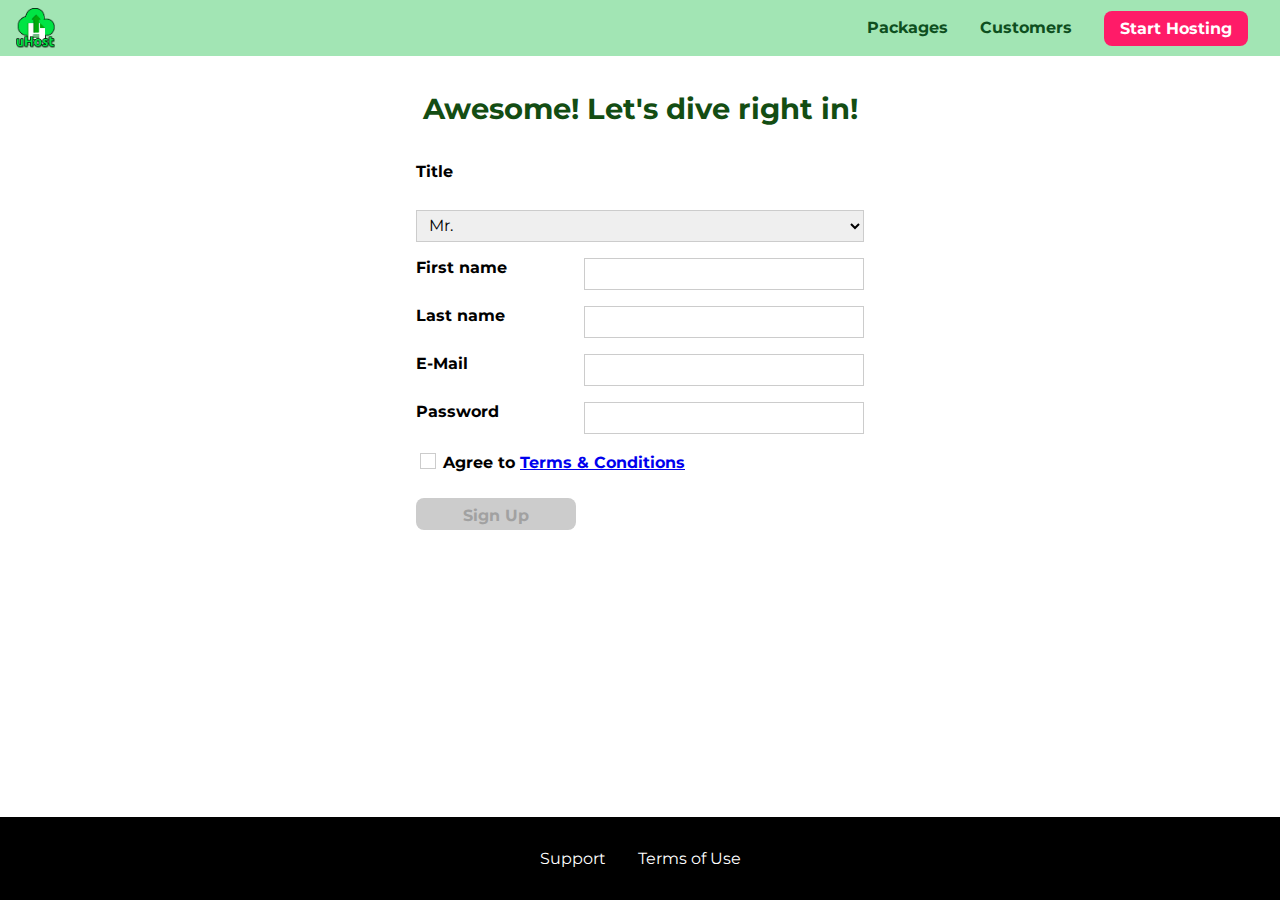
<file: start-hosting/index.html>
<!DOCTYPE html>
<html lang="en">
  <head>
    <meta charset="UTF-8" />
    <meta name="viewport" content="width=device-width, initial-scale=1.0" />
    <meta http-equiv="X-UA-Compatible" content="ie=edge" />
    <title>uHost Signup</title>
    <link rel="shortcut icon" href="../favicon.png" />
    <link rel="stylesheet" href="../shared.css" />
    <link rel="stylesheet" href="start-hosting.css" />
  </head>

  <body>
    <div class="backdrop"></div>
    <header class="main-header">
      <div>
        <button class="toggle-button">
          <span class="toggle-button__bar"></span>
          <span class="toggle-button__bar"></span>
          <span class="toggle-button__bar"></span>
        </button>
        <a href="../index.html" class="main-header__brand">
          <img
            src="../images/uhost-icon.png"
            alt="uHost - Your favorite hosting company"
          />
        </a>
      </div>
      <nav class="main-nav">
        <ul class="main-nav__items">
          <li class="main-nav__item">
            <a href="../packages/index.html">Packages</a>
          </li>
          <li class="main-nav__item">
            <a href="../customers/index.html">Customers</a>
          </li>
          <li class="main-nav__item main-nav__item--cta">
            <a href="index.html">Start Hosting</a>
          </li>
        </ul>
      </nav>
    </header>
    <nav class="mobile-nav">
      <ul class="mobile-nav__items">
        <li class="mobile-nav__item">
          <a href="../packages/index.html">Packages</a>
        </li>
        <li class="mobile-nav__item">
          <a href="../customers/index.html">Customers</a>
        </li>
        <li class="mobile-nav__item mobile-nav__item--cta">
          <a href="index.html">Start Hosting</a>
        </li>
      </ul>
    </nav>
    <main class="signup-page">
      <h1 class="signup-title">Awesome! Let's dive right in!</h1>
      <form action="index.html" class="signup-form">
        <label for="title">Title</label>
        <select id="title">
          <option value="mr">Mr.</option>
          <option value="ms">Ms.</option>
        </select>
        <label for="first-name">First name</label>
        <input type="text" id="first-name" />
        <label for="last-name">Last name</label>
        <input type="text" id="last-name" />
        <label for="email">E-Mail</label>
        <input type="email" id="email" />
        <label for="password">Password</label>
        <input type="password" id="password" />
        <div class="signup-form__checkbox">
          <input type="checkbox" id="agree-terms" />
          <label for="agree-terms"
            >Agree to
            <a href="#">Terms &amp; Conditions</a>
          </label>
        </div>
        <button type="submit" class="button" disabled>Sign Up</button>
      </form>
    </main>
    <footer class="main-footer">
      <nav>
        <ul class="main-footer__links">
          <li class="main-footer__link">
            <a href="#">Support</a>
          </li>
          <li class="main-footer__link">
            <a href="#">Terms of Use</a>
          </li>
        </ul>
      </nav>
    </footer>
    <script src="../shared.js"></script>
  </body>
</html>
</file>
<file: shared.css>
@import url('https://fonts.googleapis.com/css2?family=Roboto&display=swap');
@import url('https://fonts.googleapis.com/css2?family=Montserrat:wght@400;700&display=swap');
@import url('https://fonts.googleapis.com/css2?family=Anton&display=swap');
* {
  box-sizing: border-box;
}

body {
  font-family: "Montserrat", sans-serif;
  margin: 0;
  overflow-x: hidden;
  display: grid;
  grid-template-rows: 3.5rem auto fit-content(8rem);
   height: 100vh;
}

main {
  grid-row: 2 / 3;
}

.backdrop {
  position: fixed;
  display: none;
  top: 0;
  left: 0;
  z-index: 100;
  width: 100vw;
  height: 100vh;
  background: rgba(0,0,0,0.5);
}

.toggle-button {
  width: 3rem;
  background: transparent;
  border: none;
  cursor: pointer;
  padding-top: 0;
  padding-bottom: 0;
  vertical-align: middle;
}

.toggle-button:focus {
  outline: none;
}

.toggle-button__bar {
  width: 100%;
  height: 0.2rem;
  background: black;
  display: block;
  margin: 0.6rem 0;
}

.main-header {
  display: flex;
  align-items: center;
  justify-content: space-between;
  width: 100%;
  position: fixed;
  top: 0;
  left: 0;
  background: #a2e5b4;
  padding: 0.5rem 1rem;
  z-index: 60;
}

.main-header__brand {
  color: #0e4f1f;
  text-decoration: none;
  font-weight: bold;
  /* width: 20px; */
}

.main-header__brand img {
  height: 2.5rem;
  vertical-align: middle;
  /* width: 100%; */
}

.main-nav {
  display: none;
}

.main-nav__items {
  display: flex;
  margin: 0;
  padding: 0;
  list-style: none;
}

.main-nav__item {
  margin: 0 1rem;
}

.main-nav__item a,
.mobile-nav__item a {
  text-decoration: none;
  color: #0e4f1f;
  font-weight: bold;
  padding: 0.2rem 0;
}

.main-nav__item a:hover,
.main-nav__item a:active {
  color: aliceblue;
  border-bottom: 5px solid white;
}

.main-nav__item--cta {
  animation: wiggle 200ms 1.5s 8 ease-out none;
}

.main-nav__item--cta a,
.mobile-nav__item--cta a {
  color: white;
  background: #ff1b68;
  padding: 0.5rem 1rem;
  border-radius: 8px;
}

.main-nav__item--cta a:hover,
.main-nav__item--cta a:active,
.mobile-nav__item--cta a:hover,
.mobile-nav__item--cta a:active {
  color: #ff1b68;
  background: white;
  border: none;
}

.main-footer {
  background: black;
  padding: 2rem;
  margin-top: 3rem;
  grid-row: 3 / 4;
}

.main-footer__links {
  display: flex;
  flex-direction: column;
  align-items: center;
  list-style: none;
  margin: 0;
  padding: 0;
}

.main-footer__link {
  margin: 0.5 0rem;
}

.main-footer__link a {
  color: white;
  text-decoration: none;
}

.main-footer__link a:hover,
.main-footer__link a:active {
  color: #ccc;
}

.mobile-nav {
  transform: translateX(-100%);
  position: fixed;
  z-index: 101;
  top: 0;
  left: 0;
  background: white;
  width: 80%;
  height: 100vh;
  transition: transform 300ms ease-out;
}

.mobile-nav__items {
  display: flex;
  flex-direction: column;
  align-items: center;
  justify-content: center;
  width: 90%;
  height: 100%;
  list-style: none;
  margin: 0 auto;
  padding: 0;
}

.mobile-nav__item {
  margin: 1rem 0;
}

.mobile-nav__item a {
  font-size: 1.5rem;
}

.button {
  background-color: #053010;
  color: white;
  font: inherit;
  border: 1.5px solid #053010;
  padding: 0.5rem;
  border-radius: 8px;
  font-weight: bold;
  cursor: pointer;
}

.button:hover,
.button:active {
  background: white;
  color: #053010;
}
.button:focus {
  outline: none;
}

.button[disabled] {
  cursor: not-allowed;
  border: #a1a1a1;
  background: #ccc;
  color: #a1a1a1;
}
/* Disabled style overwrites the hover style */

.open {
  display: block !important;
  opacity: 1 !important;
  transform: translateY(0) !important;
  transform: translateX(0) !important;
  
}

@media (min-width: 40rem) {
  .toggle-button {
    display: none;
  }

  .main-header__brand {
    height: 2.5rem;
  }

  .main-header__brand img {
    height: 2.5rem;
  }

  .main-nav {
    /* display: inline-block;
    text-align: right;
    width: calc(100% - 44px);
    vertical-align: middle; */
    display: flex;
  }
}

@media (min-width: 40rem) {
  .main-footer__link {
    margin: 0 1rem;
  }

  .main-footer__links {
    display: flex;
    flex-direction: row;
    justify-content: center;
    align-items: center;
  }
}

@keyframes wiggle {
  0% {
    transform: rotateZ(0);
  }

  50% {
    transform: rotateZ(-10deg);
  }

  100% {
    transform: rotateZ(10deg);
  }
}
</file>
<file: main.css>
#product-overview {
  background: linear-gradient(to top, rgba(80, 68, 18, 0.6) 10%, transparent),
    url("freedom.jpg") center/cover border-box;
  /*background-size: cover;
  background-position: left 10% bottom 20%;
  background-repeat: no-repeat;
  background-origin: border-box;
  background-clip: border-box; */
  /* background-image: linear-gradient(0deg, red, blueviolet 60%, rgba(0, 0, 0, 0.5)); */
  /* background-image: radial-gradient(ellipse farthest-side at 20% 50%, rgb(219, 172, 172), rgb(117, 182, 226), rgb(193, 241, 193)); */
  width: 100vw;
  padding: 10px;
  height: 33vh;
  position: relative;
}

#product-overview h1 {
  color: white;
  font-family: "Anton", sans-serif;
  position: absolute;
  bottom: 5%;
  left: 3%;
  font-size: 1.6rem;
}

.section-title {
  color: #0e4f1f;
  text-align: center;
}

.plan {
  background-color: rgb(191, 216, 197);
  text-align: center;
  padding: 1rem;
  margin: 0.5rem 0;
  width: 100%;
}

.plan__annotation {
  background-color: white;
  color: #0e4f1f;
  padding: 0.5rem;
  box-shadow: 2px 2px 2px 2px rgba(0, 0, 0, 0.5);
  border-radius: 8px;
}

.plan__title {
  color: #053010;
}

.plan__price {
  color: #5a6b5f;
}

.plan--highlighted .plan__title {
  color: white;
}

.plan--highlighted .plan__price {
  color: #053010;
}

.plan--highlighted {
  background-color: rgb(104, 155, 116);
  color: white;
  /* box-shadow: 2px 2px 2px 2px rgba(0, 0, 0, 0.5); */
}

.plan__features {
  list-style: none;
}

.plan__feature {
  margin: 0.5rem 0;
}

@media (min-width: 40rem) and (orientation: landscape) {
  .plan__list {
    display: flex;
    align-items: center;
    justify-content: center;
    width: 100%;
    /* text-align: center; */
  }

  .plan {
    width: 30%;
    display: flex;
    flex-direction: column;
    justify-content: space-between;
    min-width: 13rem;
    max-width: 25rem;
    height: 28rem;
  }

  .plan--highlighted {
    box-shadow: 2px 2px 2px 2px rgba(0, 0, 0, 0.5);
    height: 30rem;
    z-index: 50;
  }
}

#key-features {
  background: #ff1b68;
  margin-top: 5rem;
  padding: 1rem;
}

#key-features .section-title {
  color: white;
  margin-top: 2rem;
}

.key-feature__list {
  list-style: none;
  margin: 0;
  padding: 0;
  text-align: center;
}

.key-feature__image {
  background: #ffcede;
  width: 128px;
  height: 128px;
  border: 2px solid #424242;
  border-radius: 50%;
  margin: auto;
  padding: 1.5rem;
}

.key-feature__description {
  text-align: center;
  font-weight: bold;
  color: white;
  font-size: 1.2rem;
}

@media (min-width: 40rem) and (orientation: landscape) {
  .key-feature {
    width: 30%;
    max-width: 25rem;
  }

  .key-feature__list {
    display: flex;
    justify-content: center;
  }
}

.modal {
  position: fixed;
  opacity: 0;
  transform: translateY(-3rem);
  transition: opacity 500ms ease-out, transform 500ms ease-out;
  z-index: 200;
  top: 20%;
  left: 30%;
  width: 40%;
  background: white;
  padding: 1rem;
  border: 1px solid #ccc;
  box-shadow: 1px 1px 1px rgba(0, 0, 0, 0.5);
}

.modal__title {
  text-align: center;
  margin: 0 0 1rem 0;
}

.modal__actions {
  text-align: center;
}

.modal__action {
  border: 1px solid #0e4f1f;
  background: #0e4f1f;
  text-decoration: none;
  color: white;
  font: inherit;
  padding: 0.5rem 1rem;
  cursor: pointer;
}

.modal__action:hover,
.modal__action:active {
  background: #2ddf5c;
  border-color: #2ddf5c;
}

.modal__action--negative {
  background: red;
  border-color: red;
}

.modal__action--negative:hover,
.modal__action--negative:active {
  background: #ff5454;
  border-color: #ff5454;
}

@media (min-width: 40rem) and (min-height: 40rem) {
  #product-overview {
    height: 40vh;
    background-position: 50% 25%;
  }

  #product-overview h1 {
    font-size: 3rem;
  }
}

/* 
- Selectors - div, blog.post, # main-title, [disabled], *
- Properties - background, backgounr-color, width, margin, display, etc.
- Values - redd, 30%, 10px, etc.; values are tightly coupled with specific property - pre-defined options (display: block; overflow: auto;), colors, length, sizes & numbers, functions
-the class overwrites the element selector, no matter if it's before or after it.
-CSS - cascading stylesheet - multiple rules can be applied to the same element . 
-Specificity resolve conflicts arising from multiple Rules. Lowest to highst -   TAG SELECTORS, CLASS & PSEUDO-CLASS & ATTRIBUTE SELECTORS, ID SELECTORS, ININE STYLES
-INHERITANCE - an element inherits its parent style (not only the direct parents but all above); it always comes at the bottom of the hierarchy
-combinators (#overview h1) have higher specifity than tags (h1); this is not inheritance, we are settting a speicifi style for an element inside another element
*/

/* 
COMBINATORS- you can combine multiple selectors, not only 2
- Adjacent Sibling (div + p + ...) - it assigns it to all direct sibling of the first tag -> elements share the same parent and second element comes immediately afrter the first element 
- General Sibling (div ~ p) - it will apply the style to all siblings (not only next to each other)
- Child (div > p) - it applies to direct children, but it doesn't work for nested elements
- Descendant (div p) - the level doesn't matter, the style is applied to direct and non-direct children of the element
*/
</file>
<file: customers/customers.css>
main {
  padding-top: 2.5rem;
}

.testimonial {
  font-size: 1.2rem;
}

.testimonial__image-container {
  width: 60%;
  max-width: 40rem;
  box-shadow: 3px 3px 5px 3px rgba(0, 0, 0, 0.3);
  transform: skew(20deg);
  overflow: hidden;
}

#customer-1:hover .testimonial__image-container {
  animation: flip-customer 1s ease-out forwards;
}

.testimonial__image {
  width: 100%;
  vertical-align: top;
  transform: skew(-20deg) scale(1.3);
}

.testimonial__info {
  text-align: right;
  padding: 0.9rem;
}

#customer-2.testimonial {
  text-align: right;
}

#customer-2 .testimonial__info {
  text-align: left;
}

.testimonial__name {
  font-size: 2rem;
  margin: 0.2rem;
  color: #ff5454;
}

.testimonial__subtitle {
  margin: 0;
  font-size: 1.1px;
  color: #ccc;
}

.testimonial__subtitle a {
  color: inherit;
  text-decoration: none;
}

.testimonial__subtitle a:hover,
.testimonial__subtitle a:active {
  color: #7a7a7a;
}

.testimonial__text {
  margin: 0.2rem;
  /* font-variant: small-caps;
  font-stretch: ultra-condensed; 
  letter-spacing: 5px; 
  white-space: pre-line; */
}

@media (min-width: 40rem) {
  .testimonial {
    display: flex;
    align-items: center;
    justify-content: space-around;
    margin: 3rem auto;
    max-width: 87rem;
  }

  .testimonial__image-container {
    width: 66%;
  }

  .testimonial__info {
    width: 30%;
  }
}

@keyframes flip-customer {
  0% {
 transform: rotateY(0) skew(20deg);
  }
  50% {
 transform: rotateY(160deg) skew(20deg);
  }
  100% {
 transform: rotateY(360deg) skew(20deg);
  }

}
</file>
<file: packages/packages.css>
@font-face {
  font-family: "AnonymousPro";
  src: url("AnonymousPro-Regular.ttf") format("truetype");
  font-display: optional;
}

main {
  padding-top: 2rem;
}

.background {
  background: url("../images/plans-background.jpg") center/cover;
  filter: grayscale(50%);
  position: fixed;
  width: 100vw;
  height: 100vh;
  z-index: -1;
}

.package {
  margin: 1rem 0;
  border: 4px solid rgb(16, 59, 16);
  border-left: none;
  width: 80%;
  position: relative;
  overflow: hidden;
}

.package:hover,
.package:active {
  box-shadow: 2px 2px 2px 4px rgba(0, 0, 0, 0.5);
  border-color: rgb(157, 216, 155) !important;
}

.package:hover {
  animation: move-up 500ms ease-in-out forwards;
}

.package a {
  text-decoration: none;
  color: inherit;
  display: block;
  padding: 2rem;
}

.package__badge {
  position: absolute;
  top: 0;
  right: 0;
  margin: 0;
  font-size: 0.8rem;
  color: white;
  background: #ff1b68;
  padding: 0.5rem;
  transform: rotateZ(45deg) translateX(3.6rem) translateY(-1rem);
  transform-origin: center;
  width: 12rem;
  text-align: center;
}

.package__subtitle {
  color: #696969;
}

.package__description {
  border: 1px solid rgb(16, 49, 16);
  background: white;
  color: rgb(18, 53, 11);
  padding: 1rem;
  font-size: 1.25rem;
  /* font-family: 'Roboto', sans-serif;
  font: 700 1.2rem “AnonymousPro”, sans-serif;*/
}

.clearfix {
  clear: both;
}

#plus {
  background: rgba(213, 255, 220, 0.95);
}

/* 
#free:hover,
#free:active {
  box-shadow: 2px 2px 2px 4px rgba(0, 0, 0, 0.5);
  border-color: rgb(255, 124, 185);
} */

#free {
  background: rgba(234, 252, 237, 0.95);
  float: right;
  border-right: none;
  border-left: 4px solid rgb(16, 59, 16);
  text-align: right;
}

#premium {
  background: rgba(14, 79, 31, 0.95);
}

#premium .package__title {
  color: white;
}

#premium .package__subtitle {
  color: #bbb;
}

@media (min-width: 40rem) {
  main {
    max-width: 87rem;
    margin-left: auto;
    margin-right: auto;
  }
}

@media (min-width: 87rem) {
  .package {
    border-left: 4px solid rgb(16, 59, 16);
  }

  #free {
    border-right: 4px solid rgb(16, 59, 16);
  }

  #premium {
    border-right: 4px solid rgb(16, 59, 16);
  }
}

@keyframes move-up {
  0% {
    transform: translateY(0);
  }

  100% {
    transform: translateY(-1rem);
  }
}
</file>
<file: start-hosting/start-hosting.css>
main {
  padding-top: 1rem;
}

.signup-title {
  text-align: center;
  font-size: 1.8rem;
  color: rgb(19, 77, 19);
}

.signup-form {
  padding: 1rem;
  display: grid;
  grid-auto-rows: 2rem;
  row-gap: 0.5rem;

}

.signup-form label {
  font-weight: bold;
}

.signup-form label,
.signup-form input,
.signup-form select {
  display: block;
  width: 100%;
}



/* .signup-form input[type="checkbox"] */

.signup-form input[id*="terms"],
.signup-form input[id*="terms"] + label {
  display: inline-block;
  width: auto;
  vertical-align: bottom;
}

.signup-form input:not([type="checkbox"]),
.signup-form select {
  border: 1px solid #ccc;
  padding: 0.2rem 0.5rem;
  font: inherit;
}

.signup-form input:not([type="checkbox"]):focus,
.signup-form select:focus {
  outline: none;
  background: rgb(222, 233, 224);
  border-color: rgb(18, 95, 18);
}

.signup-form input[type="checkbox"] {
  border: 1px solid #ccc;
  background: white;
  width: 1rem;
  height: 1rem;
  /* -webkit-appearance: none;
  -moz-appearance: none; */
  appearance: none;
}

.signup-form input[type="checkbox"]:checked {
  background: rgb(176, 212, 176);
  border: #11350f;
}

.signup-form input:invalid,
.signup-form select:invalid,
.signup-form :invalid {
  border-color: red;
  background: rgb(233, 194, 194);
}

.signup-form button[type="submit"] {
  display: block;
}

@media (min-width: 40rem) {
  .signup-form {
    margin: auto;
    width: 30rem;
    grid-template-columns: 10rem auto;
    row-gap: 1rem;
    column-gap: 0.5rem;
  }

  .signup-form__checkbox {
    grid-column: span 2;
  }

  #title {
    grid-column: span 2;
  }
}
</file>
